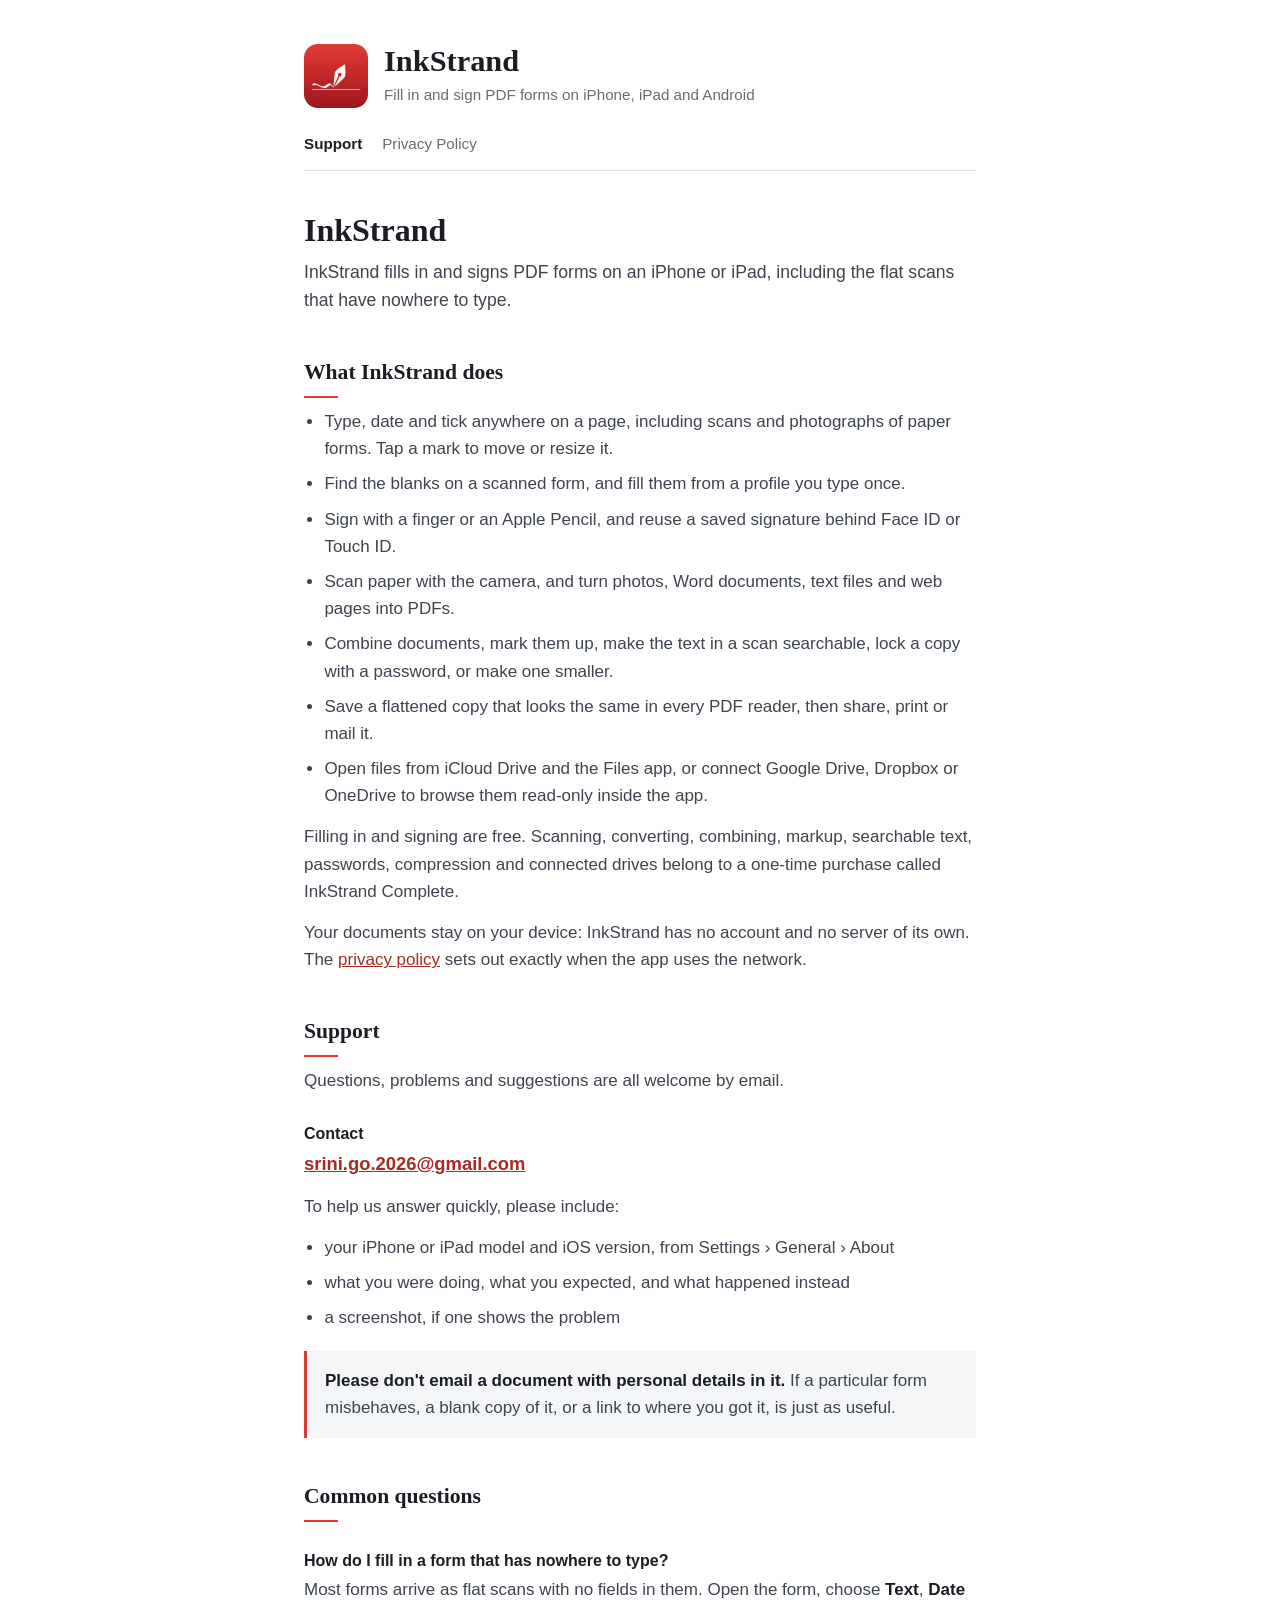
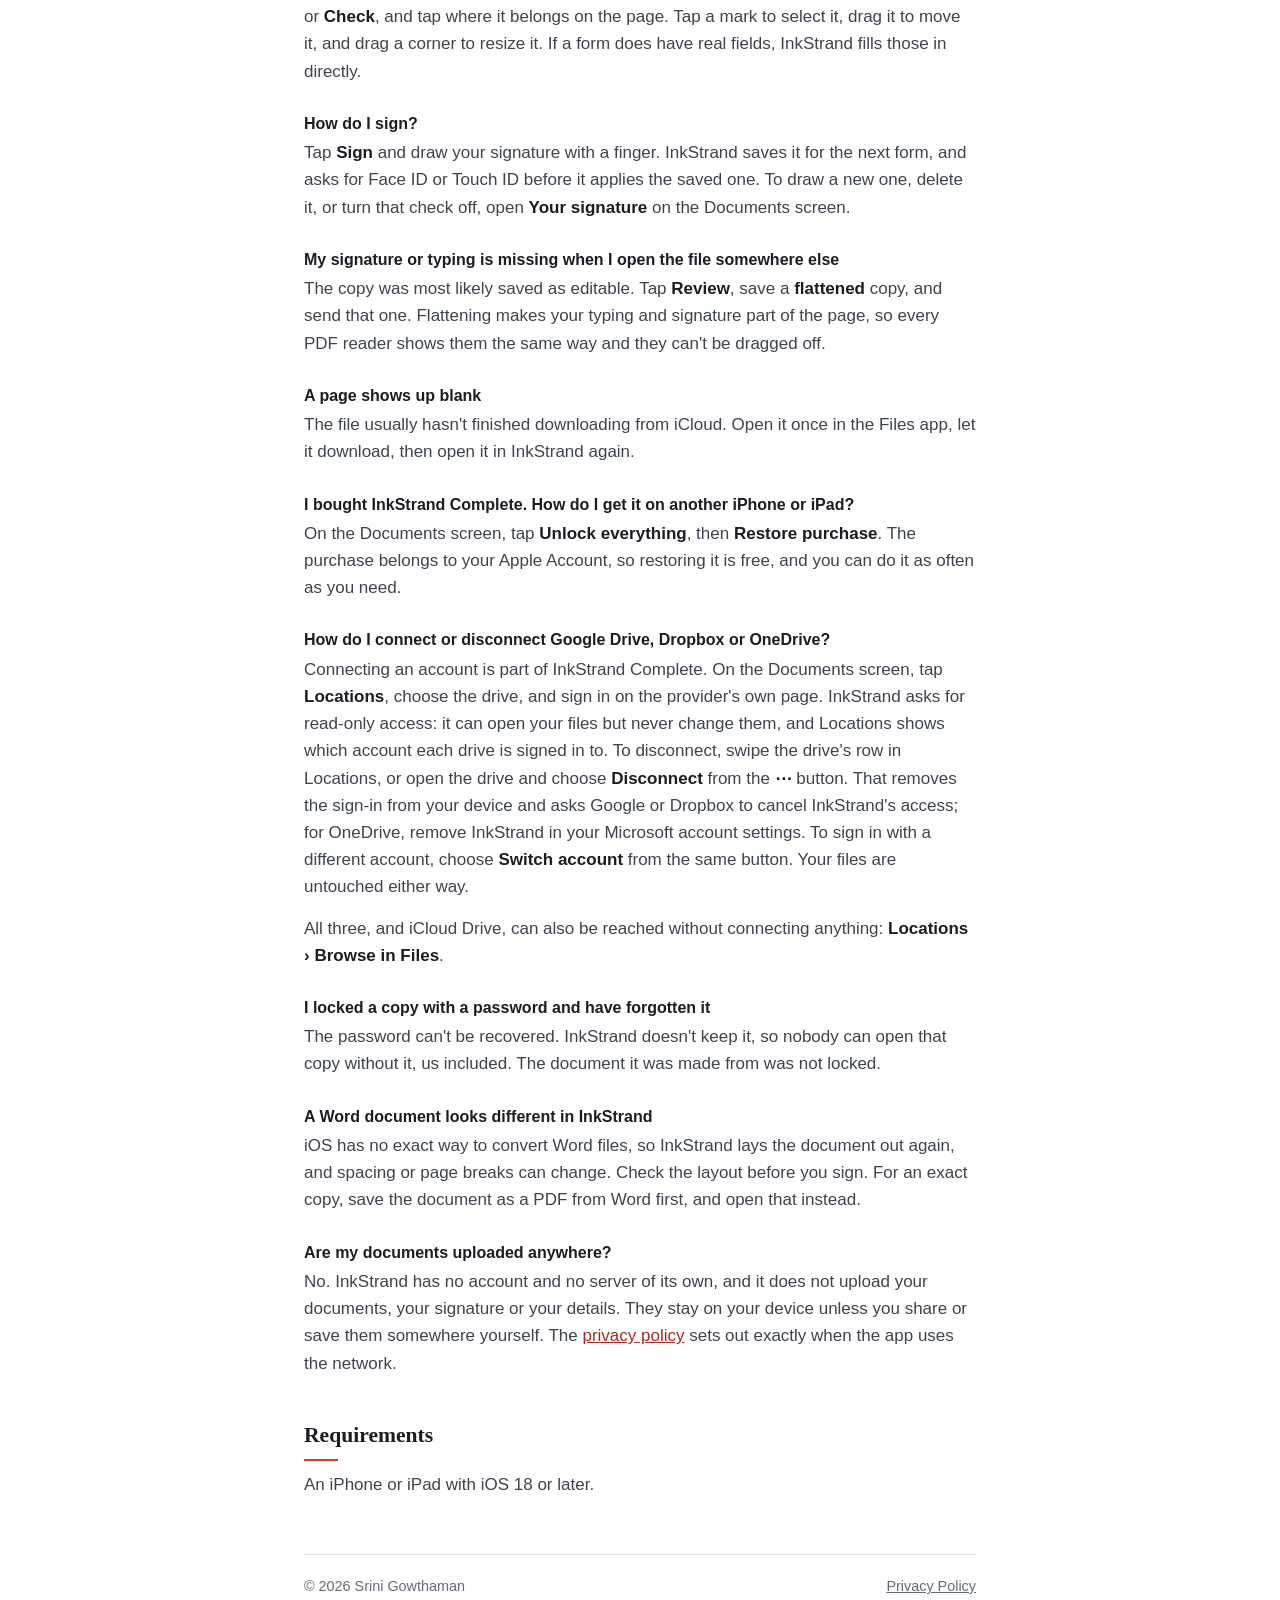
<file: index.html>
<!doctype html>
<html lang="en">
<head>
<meta charset="utf-8">
<meta name="viewport" content="width=device-width, initial-scale=1">
<title>InkStrand — fill in and sign PDF forms</title>
<meta name="description" content="Help and contact for InkStrand, the app for filling in and signing PDF forms on iPhone and iPad.">
<link rel="icon" href="icon.png">
<link rel="apple-touch-icon" href="icon.png">
<link rel="stylesheet" href="style.css">
</head>
<body>
<div class="page">
  <header class="masthead">
    <img src="icon.png" alt="" width="64" height="64">
    <div>
      <p class="wordmark">InkStrand</p>
      <p class="tagline">Fill in and sign PDF forms on iPhone, iPad and Android</p>
    </div>
  </header>
  <nav class="site" aria-label="Site">
    <a href="./" aria-current="page">Support</a>
    <a href="privacy.html">Privacy Policy</a>
  </nav>

  <main>
    <h1>InkStrand</h1>
    <p class="lede">InkStrand fills in and signs PDF forms on an iPhone or iPad, including the flat scans that have nowhere to type.</p>

    <h2>What InkStrand does</h2>
    <ul>
      <li>Type, date and tick anywhere on a page, including scans and photographs of paper forms. Tap a mark to move or resize it.</li>
      <li>Find the blanks on a scanned form, and fill them from a profile you type once.</li>
      <li>Sign with a finger or an Apple Pencil, and reuse a saved signature behind Face ID or Touch ID.</li>
      <li>Scan paper with the camera, and turn photos, Word documents, text files and web pages into PDFs.</li>
      <li>Combine documents, mark them up, make the text in a scan searchable, lock a copy with a password, or make one smaller.</li>
      <li>Save a flattened copy that looks the same in every PDF reader, then share, print or mail it.</li>
      <li>Open files from iCloud Drive and the Files app, or connect Google Drive, Dropbox or OneDrive to browse them read-only inside the app.</li>
    </ul>
    <p>Filling in and signing are free. Scanning, converting, combining, markup, searchable text, passwords, compression and connected drives belong to a one-time purchase called InkStrand Complete.</p>
    <p>Your documents stay on your device: InkStrand has no account and no server of its own. The <a href="privacy.html">privacy policy</a> sets out exactly when the app uses the network.</p>

    <h2>Support</h2>
    <p>Questions, problems and suggestions are all welcome by email.</p>

    <h3>Contact</h3>
    <p class="contact"><a href="mailto:srini.go.2026@gmail.com?subject=InkStrand%20support">srini.go.2026@gmail.com</a></p>
    <p>To help us answer quickly, please include:</p>
    <ul>
      <li>your iPhone or iPad model and iOS version, from Settings › General › About</li>
      <li>what you were doing, what you expected, and what happened instead</li>
      <li>a screenshot, if one shows the problem</li>
    </ul>
    <div class="note">
      <p><strong>Please don't email a document with personal details in it.</strong> If a particular form misbehaves, a blank copy of it, or a link to where you got it, is just as useful.</p>
    </div>

    <h2>Common questions</h2>

    <h3>How do I fill in a form that has nowhere to type?</h3>
    <p>Most forms arrive as flat scans with no fields in them. Open the form, choose <strong>Text</strong>, <strong>Date</strong> or <strong>Check</strong>, and tap where it belongs on the page. Tap a mark to select it, drag it to move it, and drag a corner to resize it. If a form does have real fields, InkStrand fills those in directly.</p>

    <h3>How do I sign?</h3>
    <p>Tap <strong>Sign</strong> and draw your signature with a finger. InkStrand saves it for the next form, and asks for Face ID or Touch ID before it applies the saved one. To draw a new one, delete it, or turn that check off, open <strong>Your signature</strong> on the Documents screen.</p>

    <h3>My signature or typing is missing when I open the file somewhere else</h3>
    <p>The copy was most likely saved as editable. Tap <strong>Review</strong>, save a <strong>flattened</strong> copy, and send that one. Flattening makes your typing and signature part of the page, so every PDF reader shows them the same way and they can't be dragged off.</p>

    <h3>A page shows up blank</h3>
    <p>The file usually hasn't finished downloading from iCloud. Open it once in the Files app, let it download, then open it in InkStrand again.</p>

    <h3>I bought InkStrand Complete. How do I get it on another iPhone or iPad?</h3>
    <p>On the Documents screen, tap <strong>Unlock everything</strong>, then <strong>Restore purchase</strong>. The purchase belongs to your Apple Account, so restoring it is free, and you can do it as often as you need.</p>

    <h3>How do I connect or disconnect Google Drive, Dropbox or OneDrive?</h3>
    <p>Connecting an account is part of InkStrand Complete. On the Documents screen, tap <strong>Locations</strong>, choose the drive, and sign in on the provider's own page. InkStrand asks for read-only access: it can open your files but never change them, and Locations shows which account each drive is signed in to. To disconnect, swipe the drive's row in Locations, or open the drive and choose <strong>Disconnect</strong> from the <strong>&#8943;</strong> button. That removes the sign-in from your device and asks Google or Dropbox to cancel InkStrand's access; for OneDrive, remove InkStrand in your Microsoft account settings. To sign in with a different account, choose <strong>Switch account</strong> from the same button. Your files are untouched either way.</p>
    <p>All three, and iCloud Drive, can also be reached without connecting anything: <strong>Locations › Browse in Files</strong>.</p>

    <h3>I locked a copy with a password and have forgotten it</h3>
    <p>The password can't be recovered. InkStrand doesn't keep it, so nobody can open that copy without it, us included. The document it was made from was not locked.</p>

    <h3>A Word document looks different in InkStrand</h3>
    <p>iOS has no exact way to convert Word files, so InkStrand lays the document out again, and spacing or page breaks can change. Check the layout before you sign. For an exact copy, save the document as a PDF from Word first, and open that instead.</p>

    <h3>Are my documents uploaded anywhere?</h3>
    <p>No. InkStrand has no account and no server of its own, and it does not upload your documents, your signature or your details. They stay on your device unless you share or save them somewhere yourself. The <a href="privacy.html">privacy policy</a> sets out exactly when the app uses the network.</p>

    <h2>Requirements</h2>
    <p>An iPhone or iPad with iOS 18 or later.</p>
  </main>

  <footer>
    <span>© 2026 Srini Gowthaman</span>
    <a href="privacy.html">Privacy Policy</a>
  </footer>
</div>
</body>
</html>
</file>
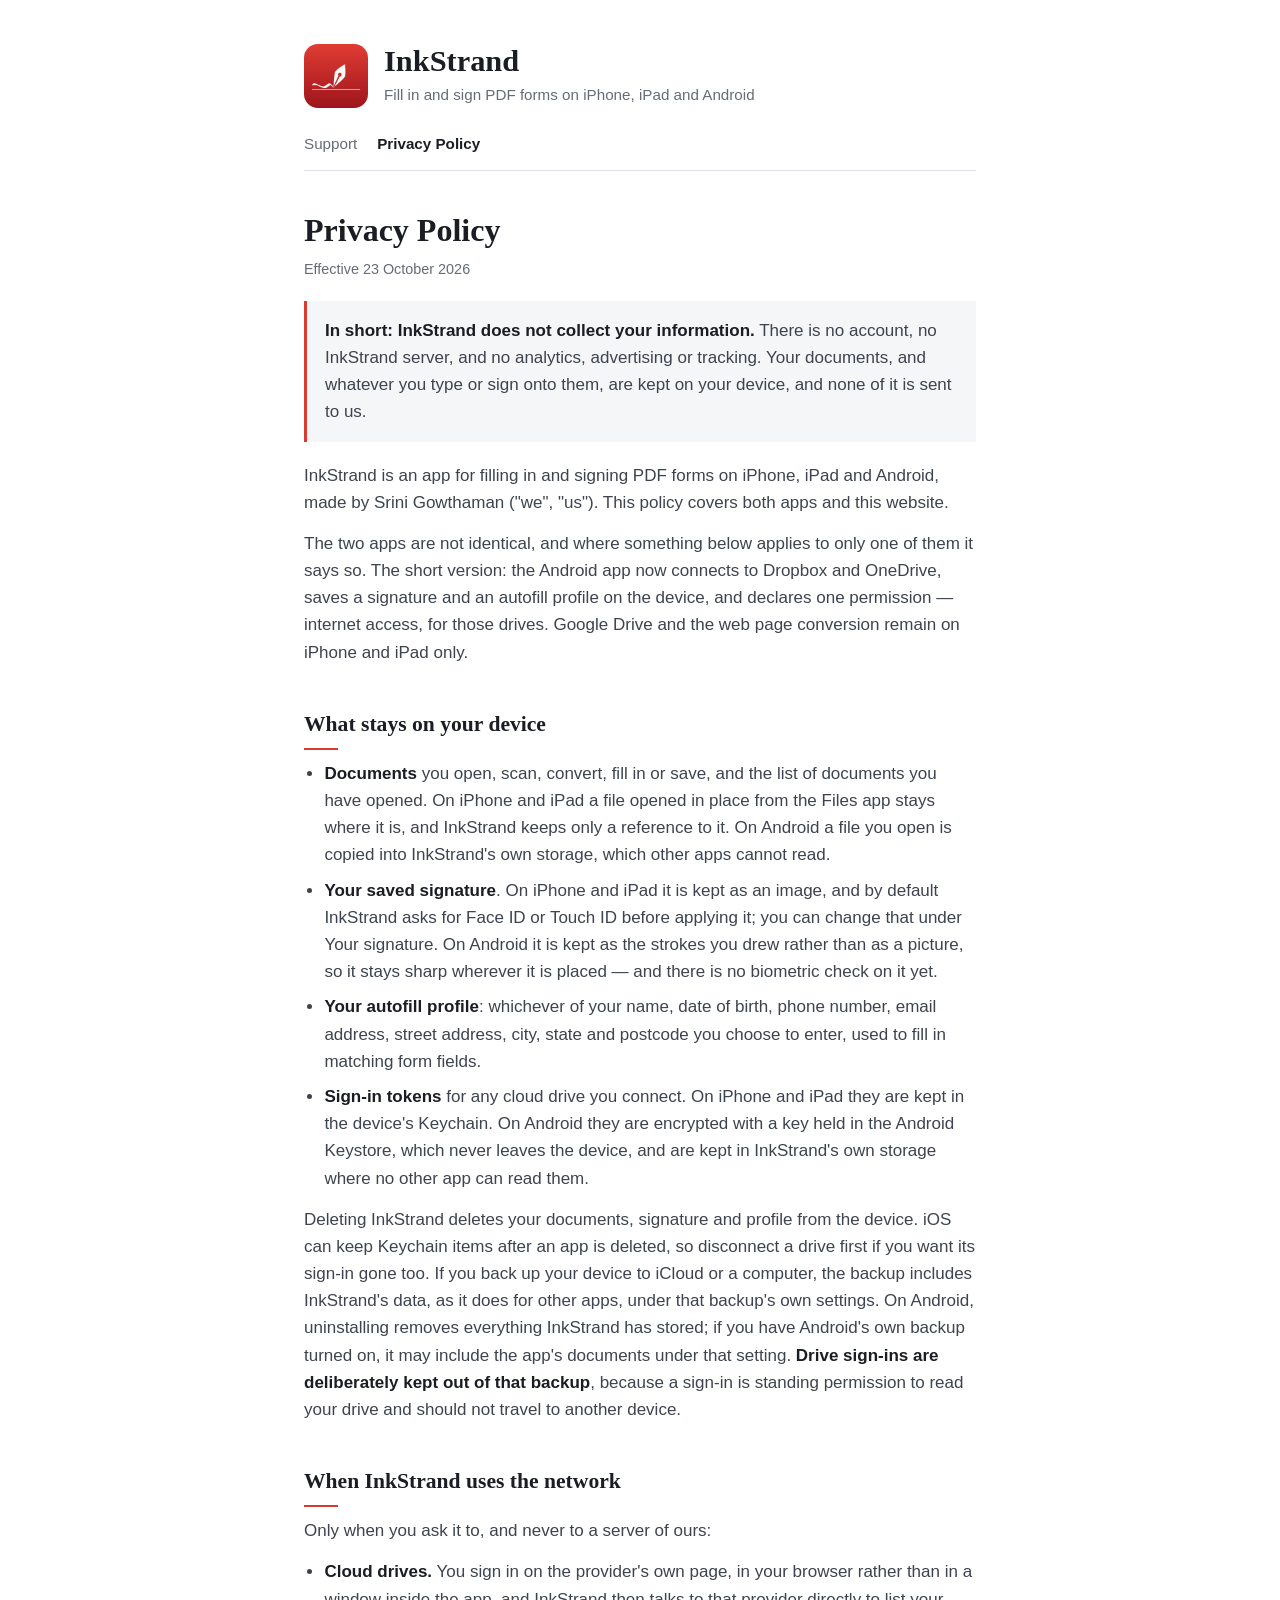
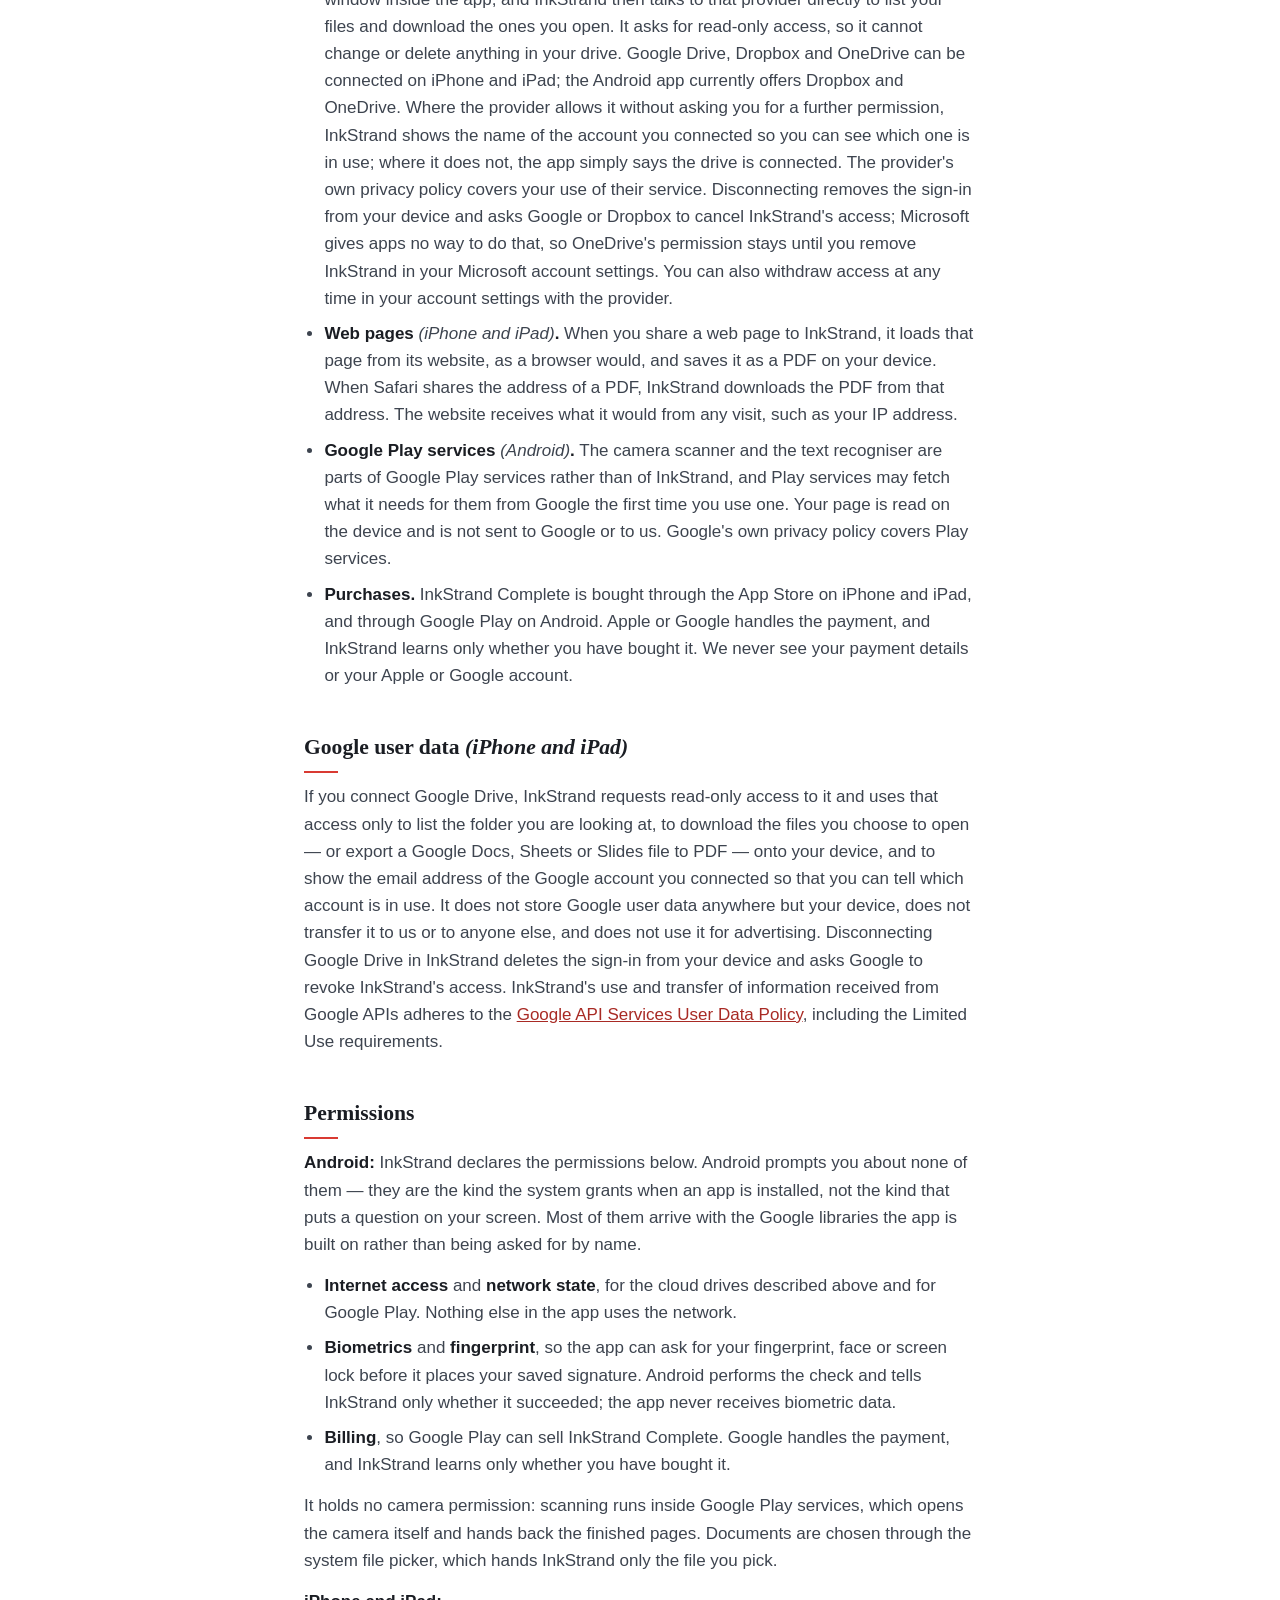
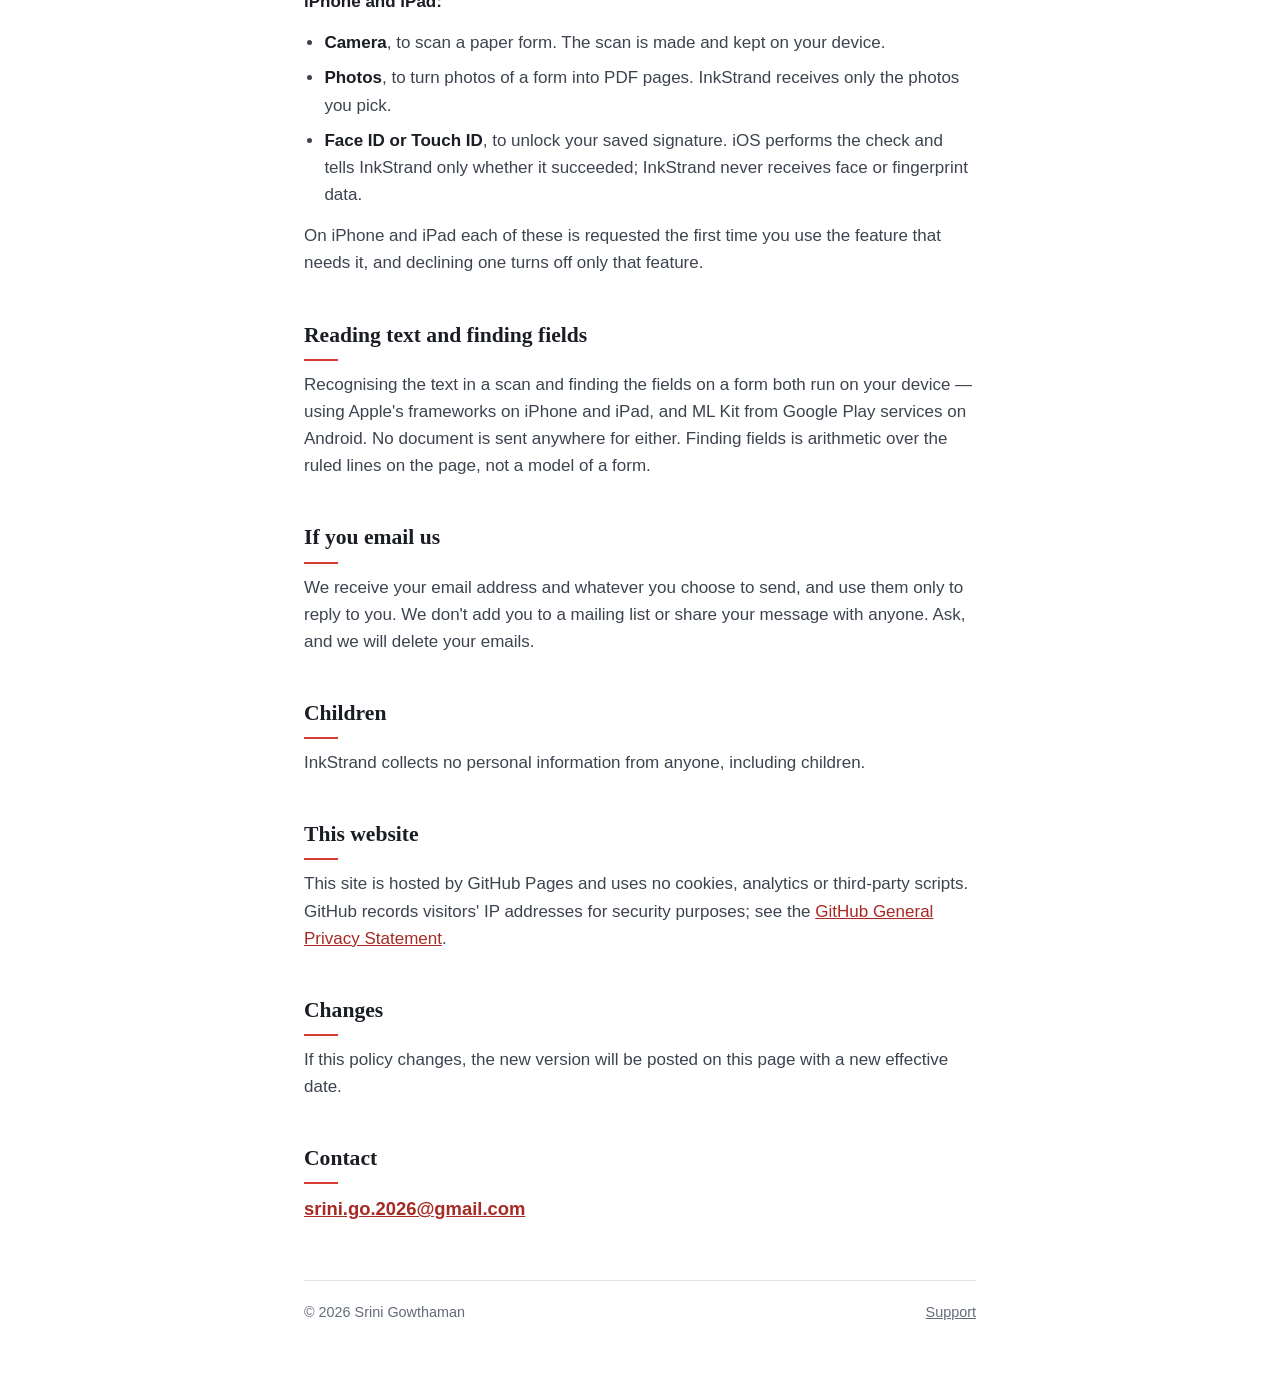
<file: privacy.html>
<!doctype html>
<html lang="en">
<head>
<meta charset="utf-8">
<meta name="viewport" content="width=device-width, initial-scale=1">
<title>InkStrand Privacy Policy</title>
<meta name="description" content="What InkStrand does with your information: it collects none, and keeps your documents on your device.">
<link rel="icon" href="icon.png">
<link rel="apple-touch-icon" href="icon.png">
<link rel="stylesheet" href="style.css">
</head>
<body>
<div class="page">
  <header class="masthead">
    <img src="icon.png" alt="" width="64" height="64">
    <div>
      <p class="wordmark">InkStrand</p>
      <p class="tagline">Fill in and sign PDF forms on iPhone, iPad and Android</p>
    </div>
  </header>
  <nav class="site" aria-label="Site">
    <a href="./">Support</a>
    <a href="privacy.html" aria-current="page">Privacy Policy</a>
  </nav>

  <main>
    <h1>Privacy Policy</h1>
    <p class="meta">Effective 23 October 2026</p>

    <div class="note">
      <p><strong>In short: InkStrand does not collect your information.</strong> There is no account, no InkStrand server, and no analytics, advertising or tracking. Your documents, and whatever you type or sign onto them, are kept on your device, and none of it is sent to us.</p>
    </div>

    <p>InkStrand is an app for filling in and signing PDF forms on iPhone, iPad and Android, made by Srini Gowthaman ("we", "us"). This policy covers both apps and this website.</p>

    <p>The two apps are not identical, and where something below applies to only one of them it says so. The short version: the Android app now connects to Dropbox and OneDrive, saves a signature and an autofill profile on the device, and declares one permission &mdash; internet access, for those drives. Google Drive and the web page conversion remain on iPhone and iPad only.</p>

    <h2>What stays on your device</h2>
    <ul>
      <li><strong>Documents</strong> you open, scan, convert, fill in or save, and the list of documents you have opened. On iPhone and iPad a file opened in place from the Files app stays where it is, and InkStrand keeps only a reference to it. On Android a file you open is copied into InkStrand's own storage, which other apps cannot read.</li>
      <li><strong>Your saved signature</strong>. On iPhone and iPad it is kept as an image, and by default InkStrand asks for Face ID or Touch ID before applying it; you can change that under Your signature. On Android it is kept as the strokes you drew rather than as a picture, so it stays sharp wherever it is placed &mdash; and there is no biometric check on it yet.</li>
      <li><strong>Your autofill profile</strong>: whichever of your name, date of birth, phone number, email address, street address, city, state and postcode you choose to enter, used to fill in matching form fields.</li>
      <li><strong>Sign-in tokens</strong> for any cloud drive you connect. On iPhone and iPad they are kept in the device's Keychain. On Android they are encrypted with a key held in the Android Keystore, which never leaves the device, and are kept in InkStrand's own storage where no other app can read them.</li>
    </ul>
    <p>Deleting InkStrand deletes your documents, signature and profile from the device. iOS can keep Keychain items after an app is deleted, so disconnect a drive first if you want its sign-in gone too. If you back up your device to iCloud or a computer, the backup includes InkStrand's data, as it does for other apps, under that backup's own settings. On Android, uninstalling removes everything InkStrand has stored; if you have Android's own backup turned on, it may include the app's documents under that setting. <strong>Drive sign-ins are deliberately kept out of that backup</strong>, because a sign-in is standing permission to read your drive and should not travel to another device.</p>

    <h2>When InkStrand uses the network</h2>
    <p>Only when you ask it to, and never to a server of ours:</p>
    <ul>
      <li><strong>Cloud drives.</strong> You sign in on the provider's own page, in your browser rather than in a window inside the app, and InkStrand then talks to that provider directly to list your files and download the ones you open. It asks for read-only access, so it cannot change or delete anything in your drive. Google Drive, Dropbox and OneDrive can be connected on iPhone and iPad; the Android app currently offers Dropbox and OneDrive. Where the provider allows it without asking you for a further permission, InkStrand shows the name of the account you connected so you can see which one is in use; where it does not, the app simply says the drive is connected. The provider's own privacy policy covers your use of their service. Disconnecting removes the sign-in from your device and asks Google or Dropbox to cancel InkStrand's access; Microsoft gives apps no way to do that, so OneDrive's permission stays until you remove InkStrand in your Microsoft account settings. You can also withdraw access at any time in your account settings with the provider.</li>
      <li><strong>Web pages</strong> <em>(iPhone and iPad)</em><strong>.</strong> When you share a web page to InkStrand, it loads that page from its website, as a browser would, and saves it as a PDF on your device. When Safari shares the address of a PDF, InkStrand downloads the PDF from that address. The website receives what it would from any visit, such as your IP address.</li>
      <li><strong>Google Play services</strong> <em>(Android)</em><strong>.</strong> The camera scanner and the text recogniser are parts of Google Play services rather than of InkStrand, and Play services may fetch what it needs for them from Google the first time you use one. Your page is read on the device and is not sent to Google or to us. Google's own privacy policy covers Play services.</li>
      <li><strong>Purchases.</strong> InkStrand Complete is bought through the App Store on iPhone and iPad, and through Google Play on Android. Apple or Google handles the payment, and InkStrand learns only whether you have bought it. We never see your payment details or your Apple or Google account.</li>
    </ul>

    <h2>Google user data <em>(iPhone and iPad)</em></h2>
    <p>If you connect Google Drive, InkStrand requests read-only access to it and uses that access only to list the folder you are looking at, to download the files you choose to open — or export a Google Docs, Sheets or Slides file to PDF — onto your device, and to show the email address of the Google account you connected so that you can tell which account is in use. It does not store Google user data anywhere but your device, does not transfer it to us or to anyone else, and does not use it for advertising. Disconnecting Google Drive in InkStrand deletes the sign-in from your device and asks Google to revoke InkStrand's access. InkStrand's use and transfer of information received from Google APIs adheres to the <a href="https://developers.google.com/terms/api-services-user-data-policy">Google API Services User Data Policy</a>, including the Limited Use requirements.</p>

    <h2>Permissions</h2>
    <p><strong>Android:</strong> InkStrand declares the permissions below. Android prompts you about none of them &mdash; they are the kind the system grants when an app is installed, not the kind that puts a question on your screen. Most of them arrive with the Google libraries the app is built on rather than being asked for by name.</p>
    <ul>
      <li><strong>Internet access</strong> and <strong>network state</strong>, for the cloud drives described above and for Google Play. Nothing else in the app uses the network.</li>
      <li><strong>Biometrics</strong> and <strong>fingerprint</strong>, so the app can ask for your fingerprint, face or screen lock before it places your saved signature. Android performs the check and tells InkStrand only whether it succeeded; the app never receives biometric data.</li>
      <li><strong>Billing</strong>, so Google Play can sell InkStrand Complete. Google handles the payment, and InkStrand learns only whether you have bought it.</li>
    </ul>
    <p>It holds no camera permission: scanning runs inside Google Play services, which opens the camera itself and hands back the finished pages. Documents are chosen through the system file picker, which hands InkStrand only the file you pick.</p>
    <p><strong>iPhone and iPad:</strong></p>
    <ul>
      <li><strong>Camera</strong>, to scan a paper form. The scan is made and kept on your device.</li>
      <li><strong>Photos</strong>, to turn photos of a form into PDF pages. InkStrand receives only the photos you pick.</li>
      <li><strong>Face ID or Touch ID</strong>, to unlock your saved signature. iOS performs the check and tells InkStrand only whether it succeeded; InkStrand never receives face or fingerprint data.</li>
    </ul>
    <p>On iPhone and iPad each of these is requested the first time you use the feature that needs it, and declining one turns off only that feature.</p>

    <h2>Reading text and finding fields</h2>
    <p>Recognising the text in a scan and finding the fields on a form both run on your device &mdash; using Apple's frameworks on iPhone and iPad, and ML Kit from Google Play services on Android. No document is sent anywhere for either. Finding fields is arithmetic over the ruled lines on the page, not a model of a form.</p>

    <h2>If you email us</h2>
    <p>We receive your email address and whatever you choose to send, and use them only to reply to you. We don't add you to a mailing list or share your message with anyone. Ask, and we will delete your emails.</p>

    <h2>Children</h2>
    <p>InkStrand collects no personal information from anyone, including children.</p>

    <h2>This website</h2>
    <p>This site is hosted by GitHub Pages and uses no cookies, analytics or third-party scripts. GitHub records visitors' IP addresses for security purposes; see the <a href="https://docs.github.com/en/site-policy/privacy-policies/github-general-privacy-statement">GitHub General Privacy Statement</a>.</p>

    <h2>Changes</h2>
    <p>If this policy changes, the new version will be posted on this page with a new effective date.</p>

    <h2>Contact</h2>
    <p class="contact"><a href="mailto:srini.go.2026@gmail.com?subject=InkStrand%20privacy">srini.go.2026@gmail.com</a></p>
  </main>

  <footer>
    <span>© 2026 Srini Gowthaman</span>
    <a href="./">Support</a>
  </footer>
</div>
</body>
</html>
</file>
<file: style.css>
/* Colours are the app icon's, as in Design/guide.py, with the soft grey darkened
   enough to pass contrast on white. No web fonts: nothing on these pages loads from
   anywhere else. */
:root {
  --red: #D93A32;
  --red-deep: #A82A24;
  --ink: #1A1D23;
  --body: #3D444F;
  --soft: #646C78;
  --rule: #DCE0E6;
  --wash: #F4F6F8;
  --paper: #FFFFFF;
  color-scheme: light dark;
}

@media (prefers-color-scheme: dark) {
  :root {
    --red: #F0625A;
    --red-deep: #F58A83;
    --ink: #F2F4F7;
    --body: #C9CED6;
    --soft: #9AA3AF;
    --rule: #2E333B;
    --wash: #1C2027;
    --paper: #121418;
  }
}

* { box-sizing: border-box; }

html { -webkit-text-size-adjust: 100%; }

body {
  margin: 0;
  padding-inline: 20px;
  background: var(--paper);
  color: var(--body);
  font: 17px/1.6 -apple-system, BlinkMacSystemFont, "Segoe UI", Helvetica, Arial, sans-serif;
}

.page {
  max-width: 42rem;
  margin: 0 auto;
  padding-block: 44px 64px;
}

.masthead {
  display: flex;
  align-items: center;
  gap: 16px;
}

.masthead img {
  flex: none;
  width: 64px;
  height: 64px;
  border-radius: 14px;
}

.wordmark {
  margin: 0;
  font: 700 1.9rem/1.1 Georgia, "Times New Roman", serif;
  color: var(--ink);
}

.tagline {
  margin: 4px 0 0;
  font-size: 0.95rem;
  color: var(--soft);
}

nav.site {
  display: flex;
  gap: 20px;
  margin-top: 24px;
  padding-bottom: 14px;
  border-bottom: 1px solid var(--rule);
  font-size: 0.95rem;
}

nav.site a { color: var(--soft); text-decoration: none; }
nav.site a:hover { color: var(--ink); }
nav.site a[aria-current="page"] { color: var(--ink); font-weight: 600; }

h1 {
  margin: 40px 0 8px;
  font: 700 2rem/1.2 Georgia, "Times New Roman", serif;
  color: var(--ink);
}

h2 {
  margin: 44px 0 10px;
  font: 700 1.35rem/1.3 Georgia, "Times New Roman", serif;
  color: var(--ink);
}

h2::after {
  content: "";
  display: block;
  width: 34px;
  height: 2px;
  margin-top: 10px;
  background: var(--red);
}

h3 {
  margin: 28px 0 4px;
  font-size: 1rem;
  line-height: 1.4;
  color: var(--ink);
}

p, ul { margin: 0 0 14px; }
ul { padding-left: 1.2em; }
li { margin-bottom: 8px; }
a { color: var(--red-deep); }
strong { color: var(--ink); }

.lede { font-size: 1.1rem; }

.meta { font-size: 0.9rem; color: var(--soft); }

.note {
  margin: 20px 0;
  padding: 16px 18px;
  background: var(--wash);
  border-left: 3px solid var(--red);
}

.note p:last-child { margin-bottom: 0; }

.contact {
  font-size: 1.15rem;
  font-weight: 600;
  overflow-wrap: anywhere;
}

footer {
  display: flex;
  flex-wrap: wrap;
  justify-content: space-between;
  gap: 8px 20px;
  margin-top: 56px;
  padding-top: 20px;
  border-top: 1px solid var(--rule);
  font-size: 0.9rem;
  color: var(--soft);
}

footer a { color: var(--soft); }
</file>
